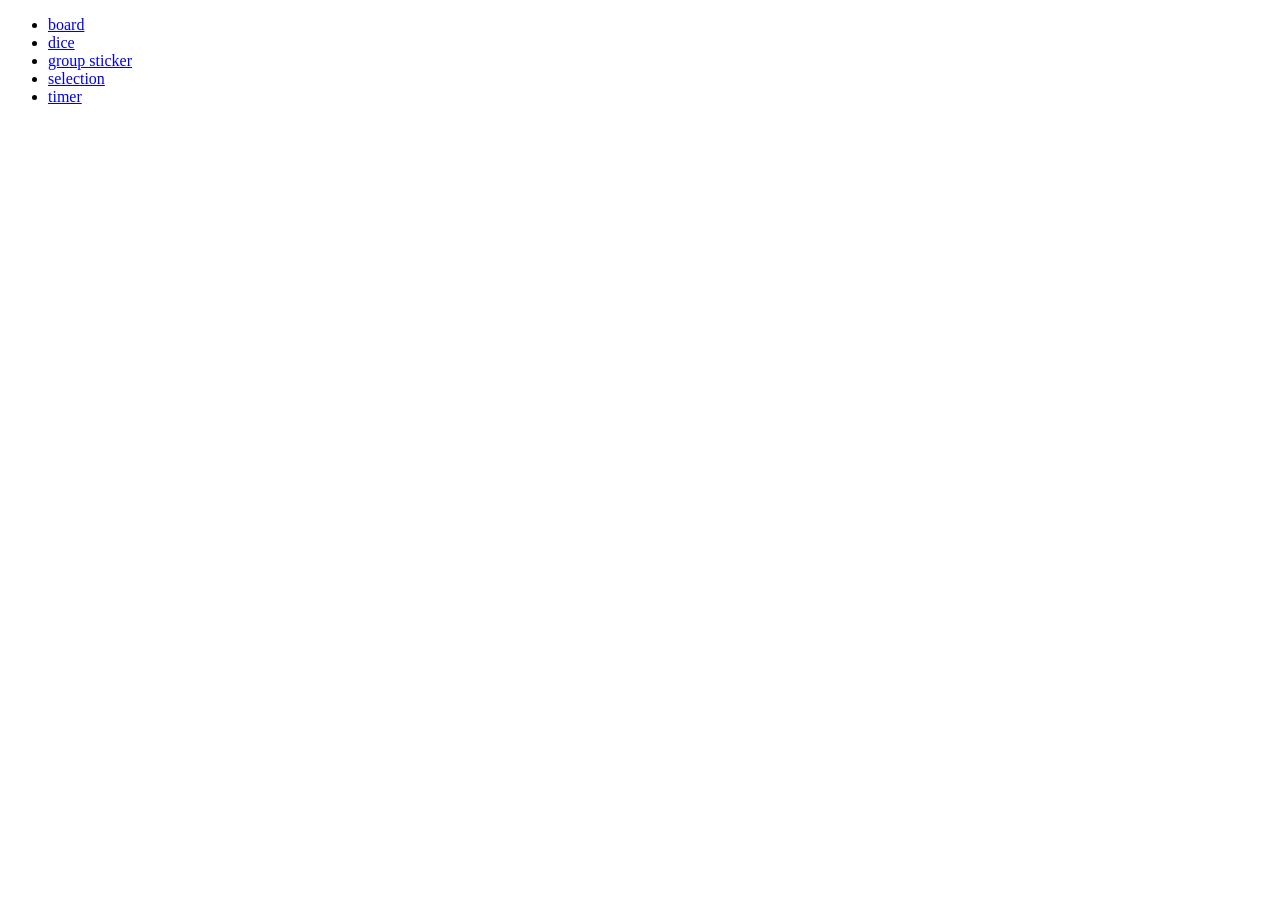
<file: include/activeHelper/index.html>
<!DOCTYPE html>
<html lang="ko">
<head>
    <meta charset="UTF-8">
    <title>수학 1-1 전자저작물</title>
</head>
<body>
    <ul>
        <li><a href="./board.html">board</a></li>
        <li><a href="./dice.html">dice</a></li>
        <li><a href="./groupSticker.html">group sticker</a></li>
        <li><a href="./selection.html">selection</a></li>
        <li><a href="./timer.html">timer</a></li>
    </ul>
</body>
</html>
</file>
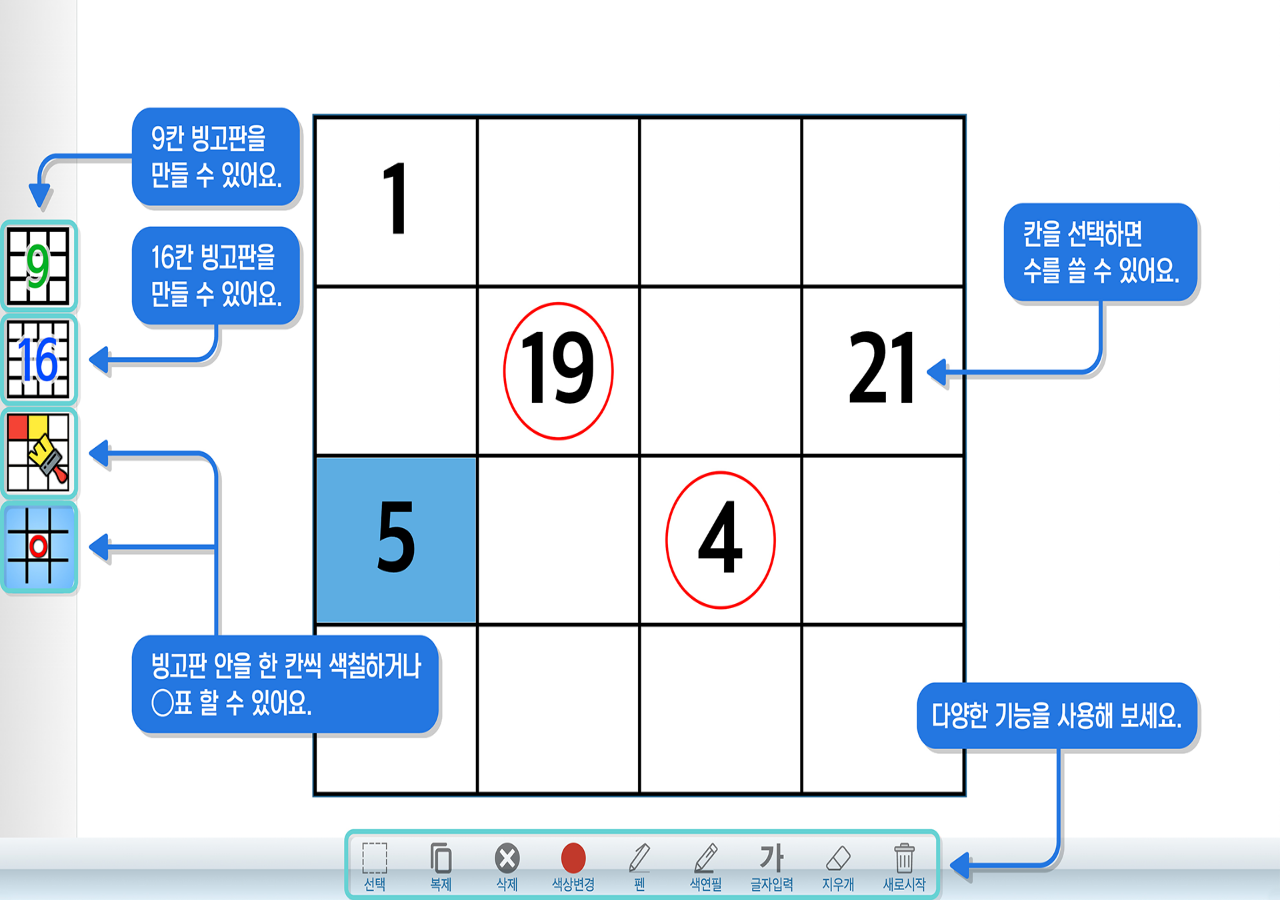
<file: include/src/bingo/index.html>
<!DOCTYPE html>
<html>
    <head>
        <meta charset="UTF-8">
        <meta name="viewport" content="initial-scale=1.0, minimum-scale=1.0, maximum-scale=1.0, user-scalable=no, width=device-width, height=device-height, target-densitydpi=device-dpi">
        <title>빙고판</title>
        <link rel="stylesheet" href="../common/css/global.css">
        <link rel="stylesheet" href="../common/css/animation.css">
        <link rel="stylesheet" href="./css/style.css">
    </head>
    <body>
        <svg>
            <filter id="filterOutline">
                <feMorphology in="SourceAlpha" result="EXP" operator="dilate" radius="2"></feMorphology>
                
                <feFlood flood-color="#1F618D" flood-opacity="1" result="LINECOLOR"></feFlood>
                <feComposite in="LINECOLOR" in2="EXP" operator="in" result="OUTLINE"></feComposite>
        
                <feMerge>
                    <feMergeNode in="OUTLINE" />
                    <feMergeNode in="SourceGraphic" />
                </feMerge>
            </filter>
        </svg>
        <div id="WORKAREA"></div>
        <div id="UI_PALETTE"></div>
        <div id="UI_TOOLBAR"></div>
        <script src="./code/bingo.js"></script>
        <script>
            new upred.ui.CommonUI().Start(new upred.math.Bingo());
        </script>
    </body>
</html>
</file>
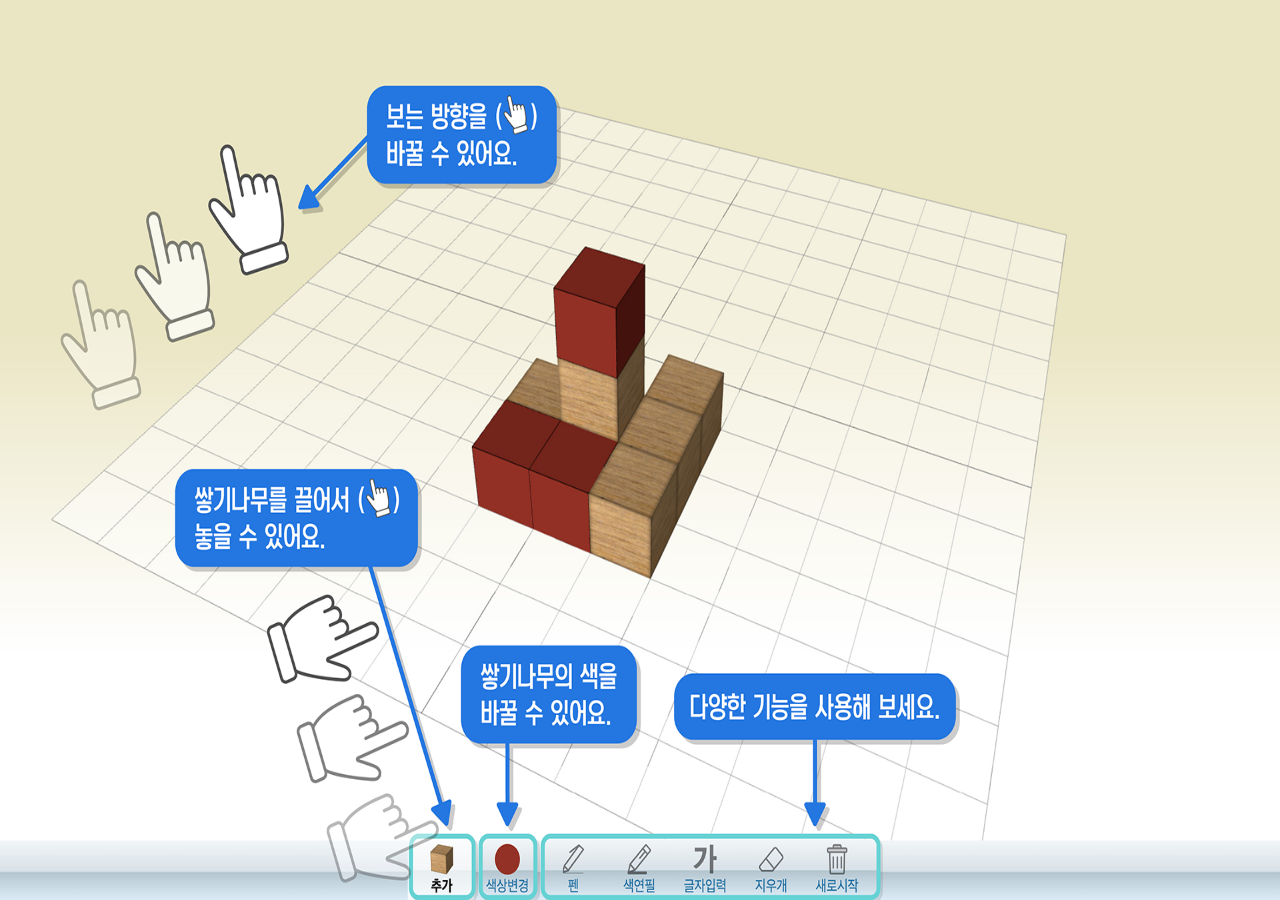
<file: include/src/blocks/index.html>
<!DOCTYPE html>
<html>
    <head>
        <meta charset="UTF-8">
        <meta name="viewport" content="initial-scale=1.0, minimum-scale=1.0, maximum-scale=1.0, user-scalable=no, width=device-width, height=device-height, target-densitydpi=device-dpi">
        <title>쌓기나무</title>
        <link rel="stylesheet" href="../common/css/global.css">
        <link rel="stylesheet" href="../common/css/animation.css">
        <link rel="stylesheet" href="./css/style.css">
    </head>
    <body>
        <svg>
            <filter id="filterOutline">
                <feMorphology in="SourceAlpha" result="EXP" operator="dilate" radius="2"></feMorphology>
                
                <feFlood flood-color="#1F618D" flood-opacity="1" result="LINECOLOR"></feFlood>
                <feComposite in="LINECOLOR" in2="EXP" operator="in" result="OUTLINE"></feComposite>
        
                <feMerge>
                    <feMergeNode in="OUTLINE" />
                    <feMergeNode in="SourceGraphic" />
                </feMerge>
            </filter>
        </svg>
        <div id="WORKAREA"></div>
        <div id="CAPTIONAREA" style="display:none; font-weight: bold; z-index: 100000; position:absolute; left:0; top:0; width:100%; text-align: center; font-size:10vh"></div>
        
        <div id="UI_TOOLBAR"></div>
        <script src="./code/textures.js"></script>
        <script src="../common/code/commmonui.js"></script>
        <script src="../common/code/three.min.js"></script>
        <script src="../common/code/OrbitControls.js"></script>
        <script src="./code/blocks.js"></script>
    </body>
</html>
</file>
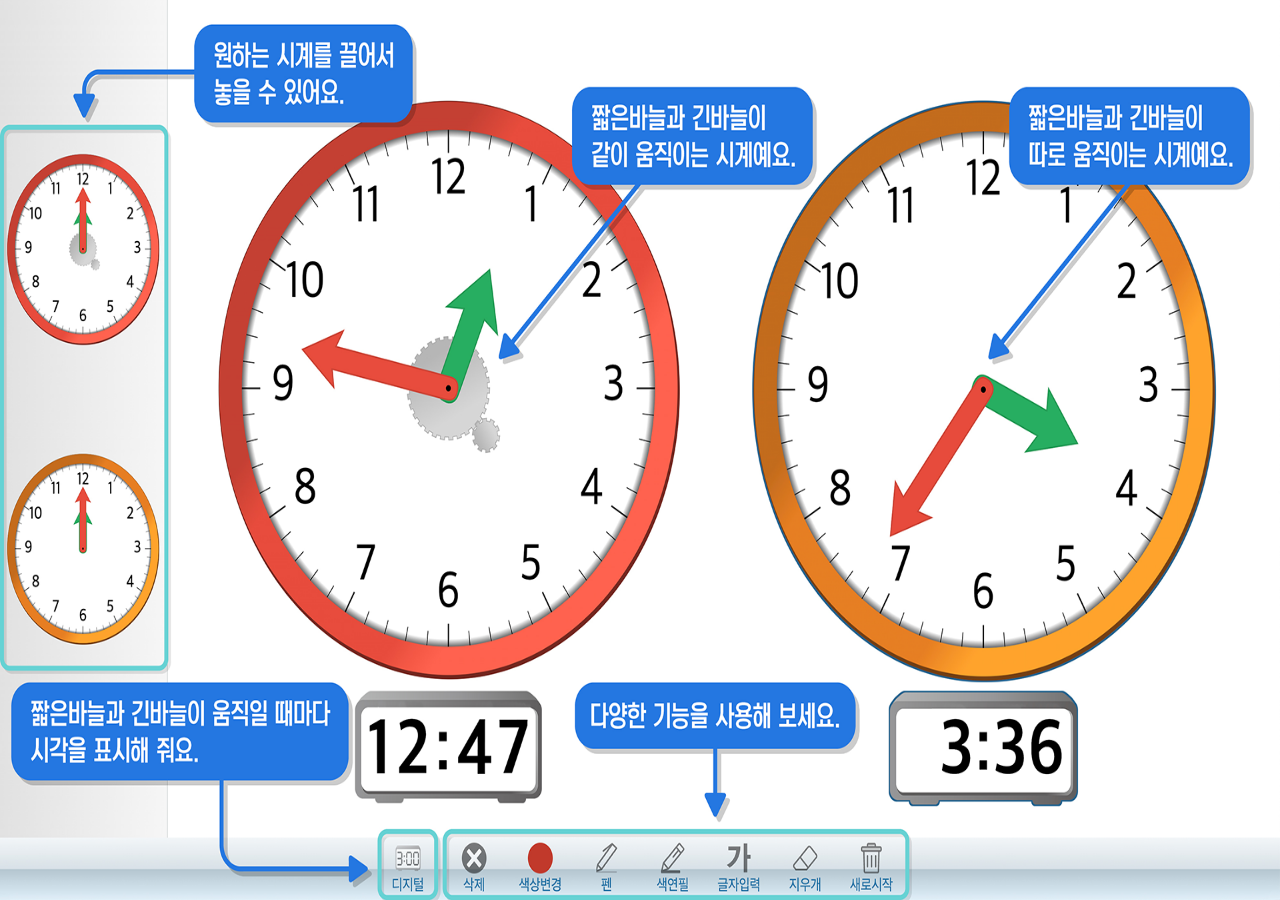
<file: include/src/clock/index.html>
<!DOCTYPE html>
<html>
    <head>
        <meta charset="UTF-8">
        <meta name="viewport" content="initial-scale=1.0, minimum-scale=1.0, maximum-scale=1.0, user-scalable=no, width=device-width, height=device-height, target-densitydpi=device-dpi">
        <title>모형 시계</title>
        <link rel="stylesheet" href="../common/css/global.css">
        <link rel="stylesheet" href="../common/css/animation.css">
        <link rel="stylesheet" href="./css/style.css">
    </head>
    <body>
        <svg>
            <filter id="filterOutline" x="-40%" width="180%" y="-40%" height="180%">
                <feMorphology in="SourceAlpha" result="EXP" operator="dilate" radius="2"></feMorphology>
                
                <feFlood flood-color="#1F618D" flood-opacity="1" result="LINECOLOR"></feFlood>
                <feComposite in="LINECOLOR" in2="EXP" operator="in" result="OUTLINE"></feComposite>
        
                <feMerge>
                    <feMergeNode in="OUTLINE" />
                    <feMergeNode in="SourceGraphic" />
                </feMerge>
            </filter>
            <defs>
                <linearGradient id="OutterRing" x1="20%" y1="2%" x2="90%" y2="60%">
                    <stop offset="30%" style="stop-color:rgb(145, 14, 14);stop-opacity:1" />
                    <stop offset="40%" style="stop-color:rgb(236, 9, 9);stop-opacity:1" />
                    <stop offset="80%" style="stop-color:rgb(236, 9, 9);stop-opacity:1" />
                    <stop offset="90%" style="stop-color:rgb(236, 9, 9);stop-opacity:1" />
                </linearGradient>
                <linearGradient id="GearGrad" x1="20%" y1="2%" x2="90%" y2="60%">
                    <stop offset="20%" style="stop-color:rgb(182, 182, 182);stop-opacity:1" />
                    <stop offset="90%" style="stop-color:rgb(214, 214, 214);stop-opacity:1" />
                </linearGradient>
                <radialGradient id="InnerCirlceBG" cx="50%" cy="50%" r="50%" fx="50%" fy="50%">
                    <stop offset="97%" style="stop-color:white; stop-opacity:1" />
                    <stop offset="100%" style="stop-color:rgb(107, 107, 107);stop-opacity:1" />
                </radialGradient>>
            </defs>
        </svg>
        <div id="WORKAREA"></div>
        <div id="UI_PALETTE"></div>
        <div id="UI_TOOLBAR"></div>
        <script src="./code/clock.js"></script>
        <script>
            new upred.ui.CommonUI().Start(new upred.math.Clocks());
        </script>
    </body>
</html>
</file>
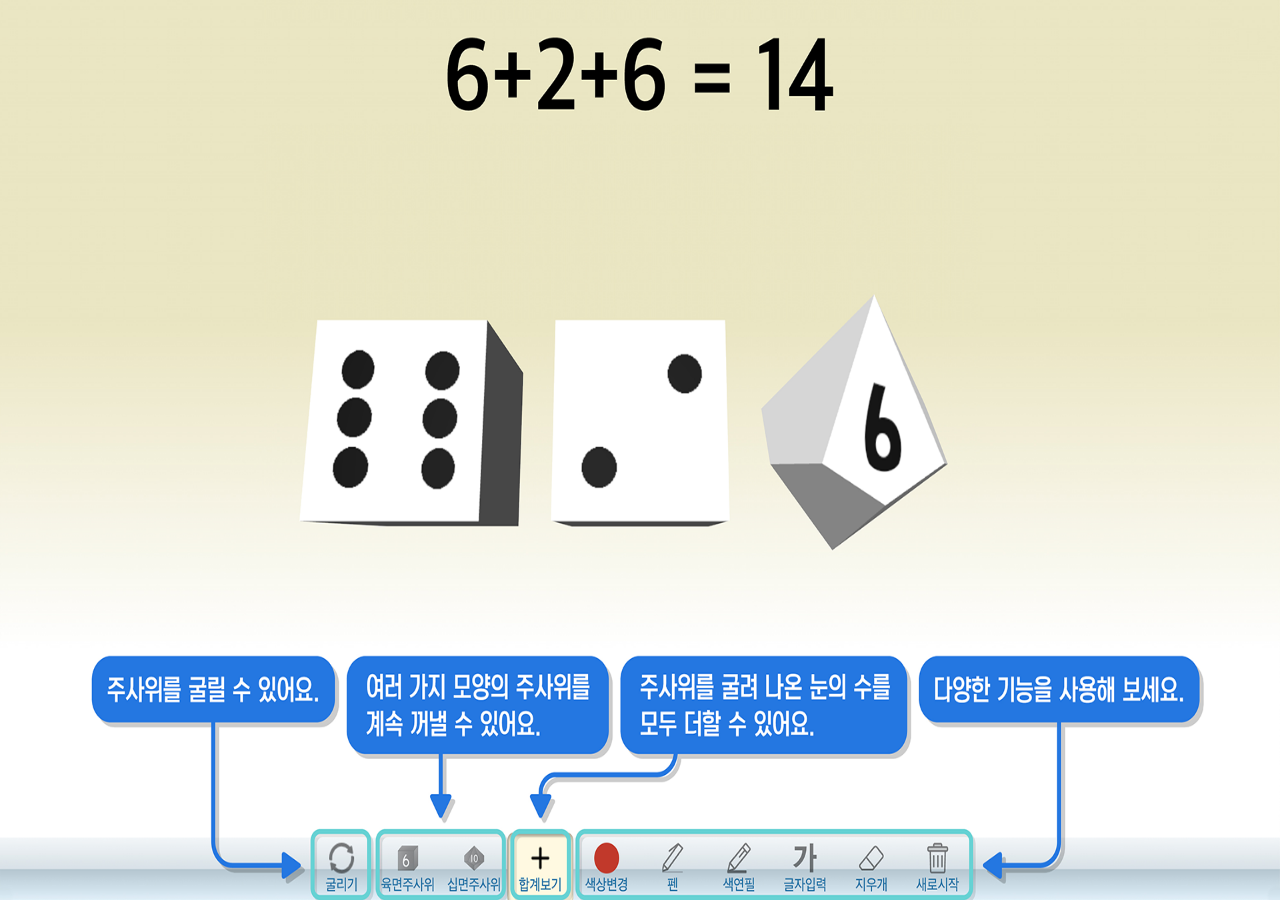
<file: include/src/dices/index.html>
<!DOCTYPE html>
<html>
    <head>
        <meta charset="UTF-8">
        <meta name="viewport" content="initial-scale=1.0, minimum-scale=1.0, maximum-scale=1.0, user-scalable=no, width=device-width, height=device-height, target-densitydpi=device-dpi">
        <title>주사위</title>
        <link rel="stylesheet" href="../common/css/global.css">
        <link rel="stylesheet" href="../common/css/animation.css">
        <link rel="stylesheet" href="./css/style.css">
    </head>
    <body>
        <svg>
            <filter id="filterOutline">
                <feMorphology in="SourceAlpha" result="EXP" operator="dilate" radius="2"></feMorphology>
                
                <feFlood flood-color="#1F618D" flood-opacity="1" result="LINECOLOR"></feFlood>
                <feComposite in="LINECOLOR" in2="EXP" operator="in" result="OUTLINE"></feComposite>
        
                <feMerge>
                    <feMergeNode in="OUTLINE" />
                    <feMergeNode in="SourceGraphic" />
                </feMerge>
            </filter>
        </svg>
        <div id="WORKAREA"></div>
        <div id="CAPTIONAREA" style="display:none; font-weight: bold; z-index: 100000; position:absolute; left:0; top:0; width:100%; text-align: center; font-size:10vh"></div>
        
        <div id="UI_TOOLBAR"></div>
        <script src="./code/textures.js"></script>
        <script src="../common/code/commmonui.js"></script>
        <script src="../common/code/three.min.js"></script>
        <script src="../common/code/OrbitControls.js"></script>
        <script src="./code/dices.js"></script>
    </body>
</html>
</file>
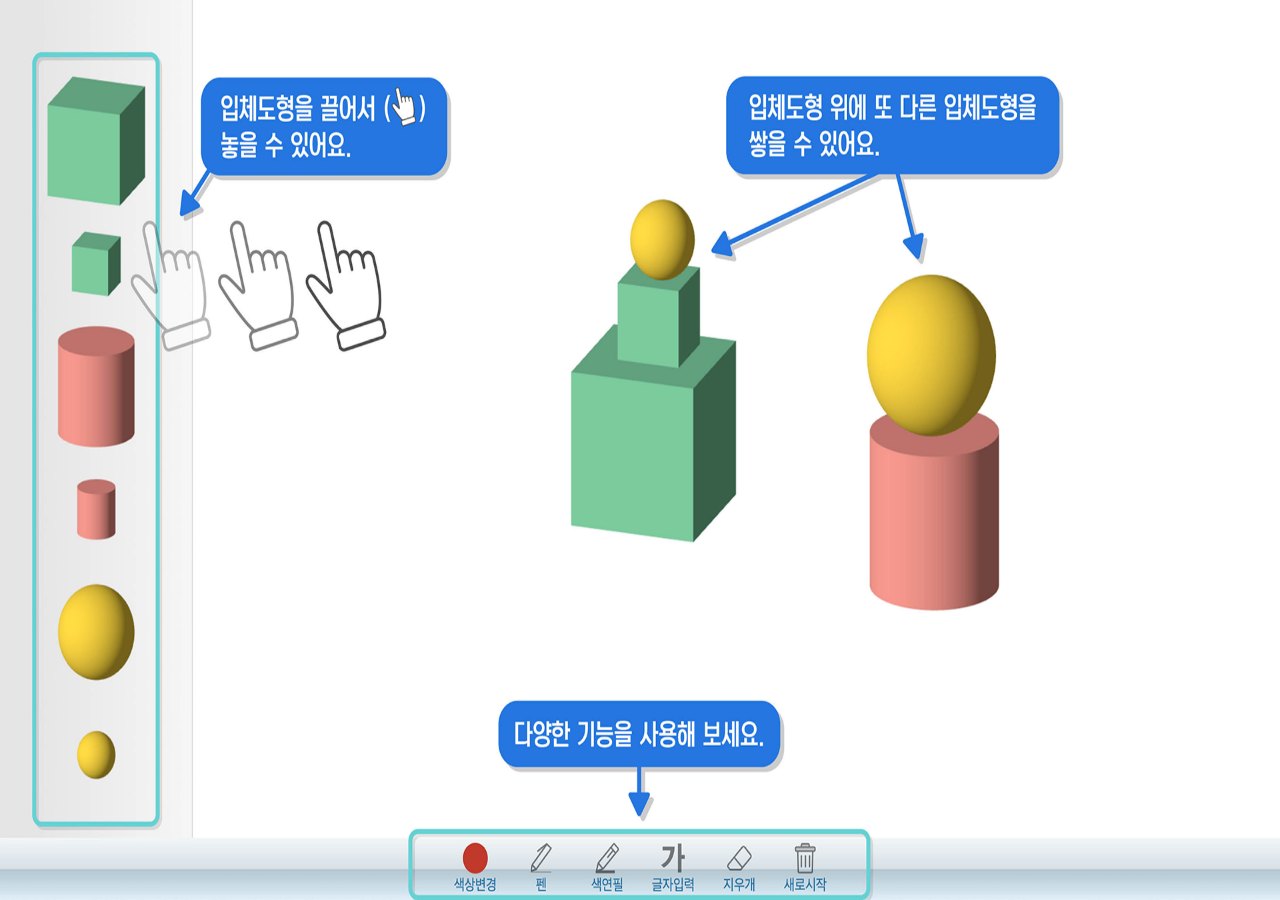
<file: include/src/figures3d/index.html>
<!DOCTYPE html>
<html>
    <head>
        <meta charset="UTF-8">
        <meta name="viewport" content="initial-scale=1.0, minimum-scale=1.0, maximum-scale=1.0, user-scalable=no, width=device-width, height=device-height, target-densitydpi=device-dpi">
        <title>입체도형</title>
        <link rel="stylesheet" href="../common/css/global.css">
        <link rel="stylesheet" href="../common/css/animation.css">
        <link rel="stylesheet" href="./css/style.css">
    </head>
    <body>
        <svg>
            <filter id="filterOutline">
                <feMorphology in="SourceAlpha" result="EXP" operator="dilate" radius="2"></feMorphology>
                
                <feFlood flood-color="#1F618D" flood-opacity="1" result="LINECOLOR"></feFlood>
                <feComposite in="LINECOLOR" in2="EXP" operator="in" result="OUTLINE"></feComposite>
        
                <feMerge>
                    <feMergeNode in="OUTLINE" />
                    <feMergeNode in="SourceGraphic" />
                </feMerge>
            </filter>
        </svg>
        <div id="WORKAREA"></div>
        <div id="UI_PALETTE"></div>
        <div id="UI_TOOLBAR"></div>
        <script src="../common/code/commmonui.js"></script>
        <script src="../common/code/three.min.js"></script>
        <script src="../common/code/TransformControls.js"></script>
        <script src="./code/figures3d.js"></script>
    </body>
</html>
</file>
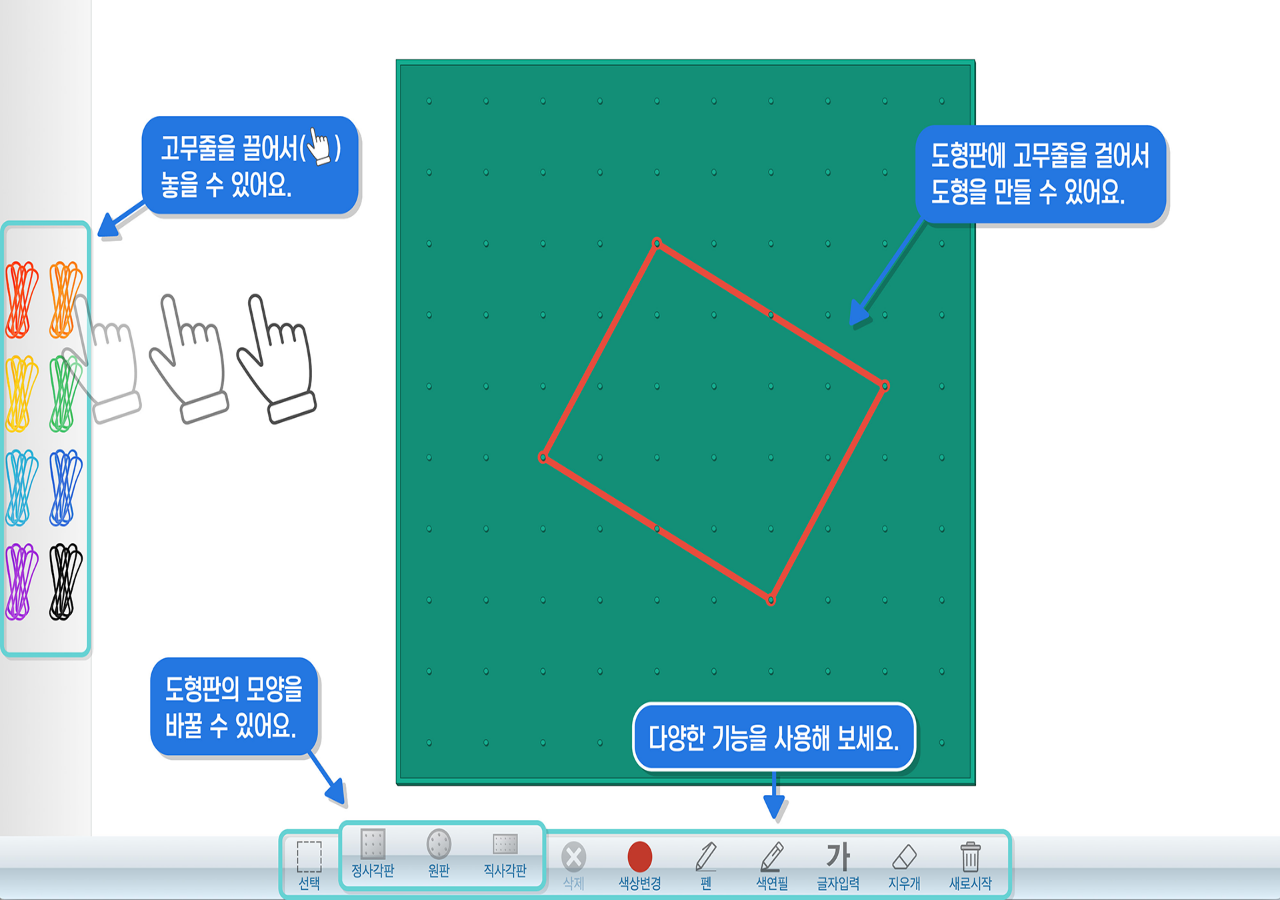
<file: include/src/geoboard/index.html>
<!DOCTYPE html>
<html>
    <head>
        <meta charset="UTF-8">
        <meta name="viewport" content="initial-scale=1.0, minimum-scale=1.0, maximum-scale=1.0, user-scalable=no, width=device-width, height=device-height, target-densitydpi=device-dpi">
        <title>도형판</title>
        <link rel="stylesheet" href="../common/css/global.css">
        <link rel="stylesheet" href="../common/css/animation.css">
        <link rel="stylesheet" href="./css/style.css">
    </head>
    <body>
        <svg>
            <filter id="filterOutline" x="-40%" width="180%" y="-40%" height="180%">
                <feMorphology in="SourceAlpha" result="EXP" operator="dilate" radius="2"></feMorphology>
                
                <feFlood flood-color="#1F618D" flood-opacity="1" result="LINECOLOR"></feFlood>
                <feComposite in="LINECOLOR" in2="EXP" operator="in" result="OUTLINE"></feComposite>
        
                <feMerge>
                    <feMergeNode in="OUTLINE" />
                    <feMergeNode in="SourceGraphic" />
                </feMerge>
            </filter>
        </svg>
        <div id="WORKAREA"></div>
        <div id="UI_PALETTE"></div>
        <div id="UI_TOOLBAR"></div>
        <script src="./code/geoboard.js"></script>
        <script>
            new upred.ui.CommonUI().Start(new upred.math.Geoboard());
        </script>
    </body>
</html>
</file>
<file: include/src/common/css/global.css>
*{
    box-sizing: border-box;
    padding: 0px;
    margin:0px;
}
body{
    position: fixed;
    width: 100%;
    height:100%;
    overflow: hidden;
}
html {
    position: fixed;
    width: 100%;
    height:100%;
    overflow: hidden;
}
div{
    font-family: sans-serif;
}
.selectorBox{
    position:absolute;
    border:#2980B9 1px solid;
    background:rgba(127, 179, 213,0.5);
    z-index: 90001;
    touch-action: none;
}
.selectorArea{
    position:absolute;
    left:0px;
    top:0px;
    width:100%;
    height:calc(100% - 60px);
    z-index:90000;
    background:rgba(255,255,255,0.01);
    touch-action: none;
    cursor: crosshair;
}
.defTextInputContainer{
    position: absolute;
    min-width: 5vh;
    min-height: 5vh;
    overflow: visible;
}
.defTextMoveBt{
    position:absolute;
    left:0px;
    top:-40px;
    width:40px;
    height:40px;
    background:url('../asset/bt_move.svg');
    background-size:100% 100%;
    border:none;
    z-index: 90002;
    opacity: 0;
}
.defTextInput{
    font-size: 5vh;
    font-family: sans-serif;
    color:black;
    padding:4px;
    border:none;
    border-radius: 8px;
    background:none;
    position: absolute;
    min-width: 5vh;
    min-height: 5vh;
    overflow: hidden;
    resize: both;
}
.defTextInput:hover{
    background:#CCD1D1;
}
.uiButtonDef{
    width:8vh;
    height:7vh;
    min-width: 50px;
    min-height: 50px;
    border:none;
    background:transparent;
    vertical-align: middle;
    border-radius: 10px;
    transition: all 0.5s ease-out;
}
.uiButtonDef:hover, .uiButtonDef:active{
    background:rgba(255,255,255,0.7);
}
.uiButtonDefText{
    font-size:1.5vh;
    color:#2471A3;
}
.uiButtonDef:hover > .uiButtonDefText, .uiButtonDef:active > .uiButtonDefText{
    transition: color 0.2s, font-weight 0.2s;
    font-weight: bold;
    color:black;
}
.uiButtonDef > img{
    width:3vh;
    height:3vh;
    min-width: 20px;
    min-height: 20px;
    object-fit: contain;
    opacity: 0.5;
    pointer-events: none;
}
.uiButtonDef:hover > img, .uiButtonDef:active > img{
    transition: opacity 0.4s;
    opacity: 1;
    pointer-events: none;
}

.uiButtonDefSelected{
    width:8vh;
    height:7vh;
    min-width: 50px;
    min-height: 50px;
    border:none;
    background:#fff9e0;
    vertical-align: middle;
    border-radius: 10px;
    box-shadow: 1px 2px 4px 2px rgba(0,0,0,0.3) inset;
}
.uiButtonDefSelected > img{
    width:3vh;
    height:3vh;
    min-width: 20px;
    min-height: 20px;
    object-fit: contain;
    pointer-events: none;
}
.uiButtonDefGrayed{
    width:8vh;
    height:7vh;
    min-width: 50px;
    min-height: 50px;
    background:transparent;
    border:none;
    pointer-events: none;
    vertical-align: middle;
    border-radius: 10px;
    opacity:0.4;
}
.uiButtonDefGrayed > img{
    width:3vh;
    height:3vh;
    min-width: 20px;
    min-height: 20px;
    object-fit: contain;
    pointer-events: none;
    opacity: 0.5;
}
.uiButtonDefColor{
    display: inline-block;
    width:3vh;
    height:3vh;
    min-width: 20px;
    min-height: 20px;
    border:none;
    border-radius: 3vh;
}
.uiColorButton{
    display: inline-block;
    width:6vh;
    height:6vh;
    min-width: 40px;
    min-height: 40px;
    border-radius: 3vh;
    border:none;
    margin:3px;
}
.uiColorPalette{
    position: absolute;
    border-radius: 10px;
    max-width: 370px;
    background:#e0eff9;
    box-shadow: 3px 3px 10px rgba(0,0,0,0.5);
    transform: translate(-50%,0);
    text-align: center;
}
#WORKAREA{
    position: absolute;
    left:0px;
    top:0px;
    width: 100%;
    height: calc(100% - 80px);
}
#UI_TOOLBAR{
    user-select: none; 
    position:absolute;
    display:flex;
    flex-direction: row;
    flex-wrap: nowrap;
    justify-content: center;
    align-items:center;
    z-index: 50000;
    left:0px;
    width:100%;
    bottom:0px;
    height: 80px;
    background: #f2f6f8;
    background: linear-gradient(to bottom,  #f2f6f8 0%,#d8e1e7 50%,#b5c6d0 51%,#e0eff9 100%);
}
#UI_PALETTE{
    position:absolute;
    left:0px;
    top:0px;
    bottom:80px;
    border-right:#CCD1D1 1px solid;
    padding:8px 4px;
    z-index: 800;
    background: #ffffff;
    background: linear-gradient(to right,  #e1e1e1 0%,#f6f6f6 100%); /* W3C, IE10+, FF16+, Chrome26+, Opera12+, Safari7+ */
    display: flex;
    flex-direction: column;
    flex-basis: content;
    justify-content: center;
    align-items:center;
    align-content: center;
}
#UI_GUIDE_SHOW_BUTTON{
    z-index: 99999;
    position:absolute;
    right:10px;
    top:10px;
    width:40px;
    height:45px;
    border:none;
    background:url('../asset/question.png');
    background-size:100% 100%;
    cursor:pointer;
}
#UI_GUIDE_SHOW_BUTTON:hover{
    filter:hue-rotate(80deg);
}
#UI_GUIDE_FULL_SCREEN{
    z-index: 999999;
    position:absolute;
    left:0px;
    top:0px;
    width:100%;
    height:100%;
    border:none;
    background-size:100% 100%;
    cursor: pointer;
}
@media only screen and (max-width: 600px) {  
        
    .uiButtonDef{
        animation: slideFromRightFades 0.3s cubic-bezier(0.230, 1.000, 0.320, 1.000) both;
    }
    
    #WORKAREA{
        width: calc(100% - 60px);
        height: 100%;
    }
    #UI_TOOLBAR{
        display:flex;
        flex-direction: row;
        flex-wrap: wrap;
        justify-content: center;
        align-items:center;
        align-content: center;
        z-index: 50000;
        right:0px;
        left:unset;
        width: 60px;
        top:0px;
        bottom:0px;
        height:100%;
        background: linear-gradient(to right,  #b5c6d0 0%,#e0eff9 100%);
    }
    
    #UI_PALETTE{
        position:absolute;
        left:0px;
        top:unset;
        max-width: unset;
        width:calc(100% - 60px);
        bottom:0px;
        right:60px;
        border-right:unset;
        border-top:#CCD1D1 1px solid;
        padding:2px 2px;
        z-index: 800;
        flex-direction: row;
        flex-wrap: wrap;

        background: #ffffff;
        background: linear-gradient(to bottom,  #f1f1f1 0%,#e1e1e1 5%,#f6f6f6 100%);
    }
    
    .selectorArea{
        position:absolute;
        left:0px;
        top:0px;
        width:calc(100% - 60px);
        height:100%;
        z-index:90000;
    }
    #UI_GUIDE_SHOW_BUTTON{
        right:70px;
    }
}
</file>
<file: include/src/common/css/animation.css>
@keyframes showUpFromBottom {
    0% {
        transform: translate(-50%,0) scale(0);
        transform-origin: 50% 100%;
        opacity: 1;
    }
    100% {
        transform: translate(-50%,0) scale(1);
        transform-origin: 50% 100%;
        opacity: 1;
    }
}
@keyframes slideFromBottomFades {
    0% {
        transform: translateY(1000px) scaleY(2.5) scaleX(0.2);
        transform-origin: 50% 100%;
        filter: blur(40px);
        opacity: 0;
    }
    100% {
        transform: translateY(0) scaleY(1) scaleX(1);
        transform-origin: 50% 50%;
        filter: blur(0);
        opacity: 1;
    }
}
@keyframes slideFromRightFades {
    0% {
        transform: translateX(1000px) scaleX(2.5) scaleY(0.2);
        transform-origin: 100% 50%;
        filter: blur(40px);
        opacity: 0;
    }
    100% {
        transform: translateY(0) scaleY(1) scaleX(1);
        transform-origin: 50% 50%;
        filter: blur(0);
        opacity: 1;
    }
}
@keyframes fadeOut {
    0% {
        opacity: 1;
    }
    100% {
        opacity: 0;
    }
}
@keyframes fadeIn {
    0% {
        opacity: 0;
    }
    100% {
        opacity: 1;
    }
}
</file>
<file: include/src/bingo/css/style.css>
.paletteButtonClass{
    background:transparent;
    border:none;
    border-radius: 4px;
}
.paletteButtonClass:hover > img{
    filter:drop-shadow(3px 3px 3px black);
}
.paletteButtonClass:active > img{
    filter:hue-rotate(90deg);
}
.paletteButtonSelectedClass{
    background: radial-gradient(ellipse at center,  #b2e1ff 0%,#66b6fc 100%);
    border:none;
    border-radius: 20px;
}
#CUSTOM_MAKE_DLG{
    position: absolute;
    left:0px;
    top:0px;
    width:100%;
    height:100%;
    background:rgba(0,0,0,0.4);
    z-index: 999999;
}
#CUSTOM_MAKE_DLG_BACK{
    position: absolute;
    left:50%;
    top:50%;
    width:65%;
    max-width: 470px;
    height:80%;
    max-height: 570px;
    transform: translate(-50%,-50%);
    padding:8px;
    border-radius: 16px;
    background: linear-gradient(135deg,  #3b679e 0%,#2b88d9 50%,#207cca 51%,#7db9e8 100%);
    box-shadow: rgba(0,0,0,0.4) 5px 5px 8px 2px;
}
#CUSTOM_MAKE_TITLE{
    position: absolute;
    left:12px;
    top:6px;
    font-size:17px;
    font-family: sans-serif;
    font-weight: bold;
    color:white;
    text-shadow: rgba(0,0,0,0.7) 1px 1px 2px;
}
#CUSTOM_MAKE_DLG_INNER{
    position: absolute;
    left:8px;
    top:35px;
    width:calc(100% - 16px);
    height:calc(100% - 43px);
    border-radius: 0px 0px 8px 8px;
    background: white;
    padding:10px;
}
#CUSTOM_MAKE_FRAME{
    border:none;
    width:100%;
    height:100%;
}
#CELL_SELECT_TABLE{
    border:none;
    width:240px;
    height:240px;
    border-spacing: 1px;
    border-collapse: separate;
    table-layout: fixed;
    display:inline-table;
}
.cellSelectorTd{
    width:15px;
    height:15px;
    border:#AAAAAA 1px solid;
    font-size:1px;
    user-select: none;
    touch-action: none;
}
.customDlgInnerLeft{
    font-size:15px;
    font-family: sans-serif;
    text-align: right;
    vertical-align: top;
    width:10%;
    min-width: 50px;
    padding:0px;
    padding-right: 10px;
    padding-bottom: 5px;
    padding-top: 5px;
    border-bottom:#DDDDDD 1px solid;
    color:#777777;
    font-weight: bold;
}
.customDlgInnerRight{
    font-size:14px;
    font-family: sans-serif;
    width:90%;
    text-align: left;
    vertical-align: top;
    padding:0px;
    padding-bottom: 5px;
    padding-top: 5px;
    border-bottom:#DDDDDD 1px solid;
}
.customDlgInnerRight > input[type="number"]{
    border:#777777 1px solid;
    border-radius: 8px;
    padding: 3px;
    text-align: center;
    font-size:17px;
    font-weight: bold;
    width:50px;
}
.customDlgInputNumber{
    border:#777777 1px solid;
    border-radius: 8px;
    padding: 3px;
    text-align: center;
    font-size:17px;
    font-weight: bold;
    width:50px;
}
.customDlgInnerLine{
    text-align: center;
    padding:8px;
}
.customDlgDirectionSelector{
    display: inline-block;
    text-align: center;
}
.customDlgDirectionSelector > img{
    width:40px;
    height:40px;
    border:none;
}


.customDlgOKButton {
    font-size:17px;
    font-family:sans-serif;
    width:121px;
    height:37px;
    border-width:1px;
    color:#fff;
    border-color:#84bbf3;
    font-weight:bold;
    border-top-left-radius:21px;
    border-top-right-radius:21px;
    border-bottom-left-radius:21px;
    border-bottom-right-radius:21px;
    box-shadow:inset 0px 1px 0px 0px #bbdaf7;
    text-shadow:inset 0px 1px 0px #528ecc;
    background:linear-gradient(#79bbff, #378de5);
}

.customDlgOKButton:hover {
    background: linear-gradient(#378de5, #79bbff);
}


.customDlgCancelButton {
    font-size:17px;
    font-family:sans-serif;
    width:121px;
    height:37px;
    border-width:1px;
    color:rgba(101, 101, 101, 1);
    border-color:#dcdcdc;
    border-top-left-radius:21px;
    border-top-right-radius:21px;
    border-bottom-left-radius:21px;
    border-bottom-right-radius:21px;
    box-shadow:inset 0px 1px 0px 0px #ffffff;
    text-shadow:inset 0px 1px 0px #ffffff;
    background:linear-gradient(#f9f9f9, #e9e9e9);
}

.customDlgCancelButton:hover {
    background: linear-gradient(#e9e9e9, #f9f9f9);
}

@media only screen and (max-width: 600px) {  
    #CUSTOM_MAKE_DLG_BACK{
        position: absolute;
        left:5%;
        top:5%;
        width:90%;
        height:90%;
        transform: unset;
    }
}
</file>
<file: include/src/blocks/css/style.css>
#WORKAREA{
    background: linear-gradient(to bottom,  #eae5c2 47%,#ffffff 81%);
}
</file>
<file: include/src/clock/css/style.css>
.paletteButtonClass{
    background:transparent;
    border:none;
    border-radius: 4px;
}
.paletteButtonClass:hover > img{
    filter:drop-shadow(1px 1px 2px black);
}
.paletteButtonClass:active > img{
    filter:drop-shadow(2px 2px 2px black) saturate(300%);
}
.paletteButtonSelectedClass{
    background: radial-gradient(ellipse at center,  #b2e1ff 0%,#66b6fc 100%);
    border:none;
    border-radius: 20px;
}
#UI_PALETTE{
    max-width:270px;
    flex-wrap:wrap;
    flex-direction: unset;
}

@media only screen and (max-width: 600px) {  
    #CUSTOM_MAKE_DLG_BACK{
        position: absolute;
        left:5%;
        top:5%;
        width:90%;
        height:90%;
        transform: unset;
    }
    #UI_PALETTE{
        max-width:unset;
        flex-wrap:wrap;
        justify-content: unset;
        flex-flow: row;
    }
}
</file>
<file: include/src/dices/css/style.css>
#WORKAREA{
    background: linear-gradient(to bottom,  #eae5c2 47%,#ffffff 81%);
}
</file>
<file: include/src/figures3d/css/style.css>
#UI_PALETTE{
    width:15vw;
    z-index: 900;
}
@media only screen and (max-width: 600px) {   
    #UI_PALETTE{
        width:unset;
        height:15vh;
        z-index: 900;
    }
}
</file>
<file: include/src/geoboard/css/style.css>
.paletteButtonClass{
    background:transparent;
    border:none;
    border-radius: 4px;
}
.paletteButtonClass:hover > img{
    filter:drop-shadow(1px 1px 2px black);
}
.paletteButtonClass:active > img{
    filter:drop-shadow(2px 2px 2px black) saturate(300%);
}
.paletteButtonSelectedClass{
    background: radial-gradient(ellipse at center,  #b2e1ff 0%,#66b6fc 100%);
    border:none;
    border-radius: 20px;
}
#UI_PALETTE{
    width:150px;
    flex-wrap:wrap;
    flex-direction: unset;
}

@media only screen and (max-width: 600px) {  
    #CUSTOM_MAKE_DLG_BACK{
        position: absolute;
        left:5%;
        top:5%;
        width:90%;
        height:90%;
        transform: unset;
    }
    #UI_PALETTE{
        width:unset;
        flex-wrap:wrap;
    }
}
</file>
